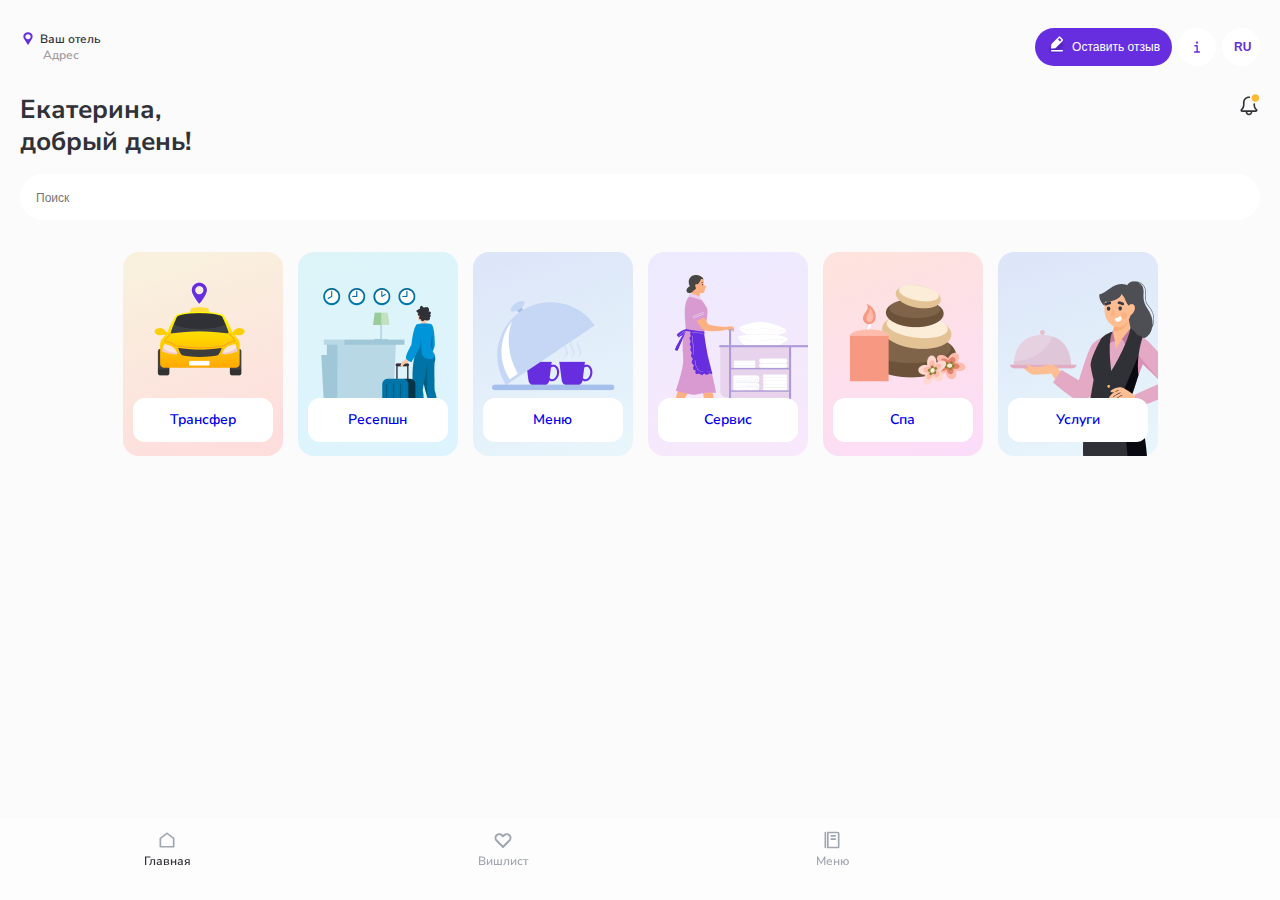
<file: index.html>
<!DOCTYPE html>
<html lang="en">
<head>
	<meta charset="UTF-8">
	<meta name="viewport" content="width=device-width, initial-scale=1.0">
	<link rel="stylesheet" href="./css/style.min.css">
	<title>TestBeam</title>
</head>
<body>
	<header class="container">
		<nav class="nav">
			<a href="" class="nav__location-button">
				<div>
					<img src="./svg/Pin-m.svg" alt="location icon">
					<p>Ваш отель</p>
				</div>
				Адрес
			</a>
			<div class="nav__left-side">
				<button class="button feedback-button">
					<img src="./svg/edit-outline.svg" alt="">
					Оставить отзыв
				</button>
				<a  class="information-button" href="#">
					<img src="./svg/information.svg" alt="Information">
				</a>
				<button class="button language-switcher">RU</button>
			</div>
		</nav>
		<div class="user-box">
			<h1>Екатерина,
			добрый день!</h1>
			<img src="./svg/notif.svg" alt="Bell">
		</div>
		<div class="search">
			<input type="text" placeholder="Поиск">
		</div>
	</header>
	<main class="container main">
		<div class="cards">
			<div class="cards-item">
				<img src="./img/Transfer.png" alt="">
				<button><a href="#">Трансфер</a></button>
			</div>
			<div class="cards-item">
				<img src="./img/Reception.png" alt="">
				<button><a href="#">Ресепшн</a></button>
			</div>
			<div class="cards-item">
				<img src="./img/Menu.png" alt="">
				<button><a href="#">Меню</a></button>
			</div>
			<div class="cards-item">
				<img src="./img/Service.png" alt="">
				<button><a href="#">Сервис</a></button>
			</div>
			<div class="cards-item">
				<img src="./img/SPA.png" alt="">
				<button><a href="spa.html">Спа</a></button>
			</div>
			<div class="cards-item">
				<img src="./img/Service2.png" alt="">
				<button><a href="#">Услуги</a></button>
			</div>

		</div>
	</main>
	<footer class="container">
		<nav class="menu">
			<ul class="menu__list">
				<li class="menu__list-item">
					<a href="#" class="active">
						<img class="active" src="./svg/Home.svg" alt="Home icon">
						Главная
					</a>
				</li>
				<li class="menu__list-item">
					<a href="#">
						<img src="./svg/heart.svg" alt="Heart icon">
						Вишлист
					</a>
				</li>
				<li class="menu__list-item">
					<a href="#">
						<img src="./svg/menu.svg" alt="Menu icon">
						Меню
					</a>
				</li>
				<li class="menu__list-item">
					<a href="#">
						<img src="./svg/profile.svg"
</file>
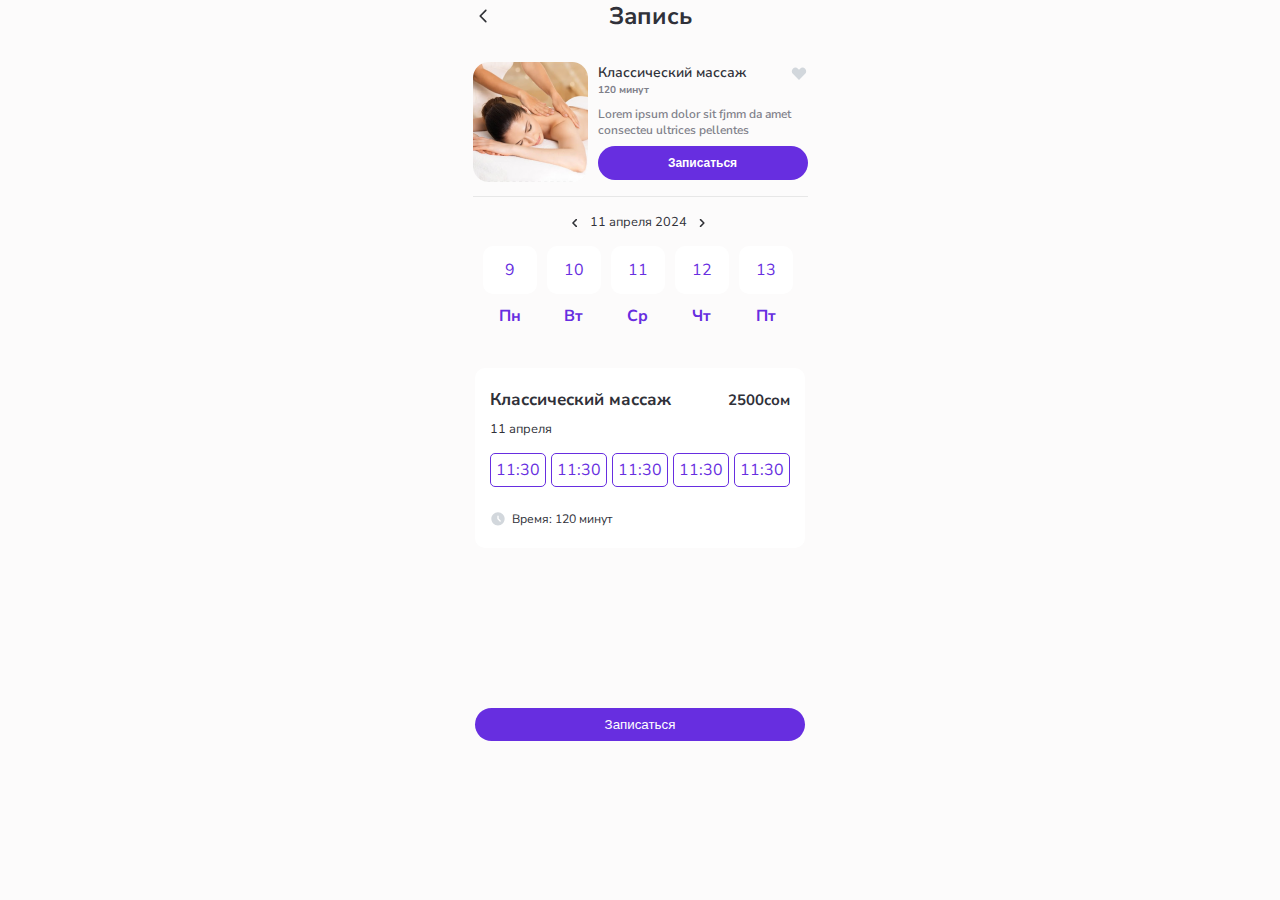
<file: appointment.html>
<!DOCTYPE html>
<html lang="en">
<head>
	<meta charset="UTF-8">
	<meta name="viewport" content="width=device-width, initial-scale=1.0">
	<link rel="stylesheet" href="./css/style.min.css">
	<title>Appointment</title>
</head>
<body>
	<main class="container">
		<div class="appointment-title">
			<a href="index.html">
				<img src="./svg/chevron-back-outline.svg" alt="chevron-back-outline">
			</a>
			<h2>Запись</h2>
		</div>
		<div class="spa-cards">
			<div class="spa-cards__item">
				<div class="spa-cards__item-inner">
					<div class="spa-cards__item-image">
						<img src="./img/Rectangle1.png" alt="Spa">
					</div>
					<div class="card-info">
						<div class="card-info__title-block">
							<h3>Классический массаж</h3>
							<img src="./svg/Like.svg" alt="Heart">
						</div>
						<p class="spa-time">120 минут</p>
						<p class="spa-text">Lorem ipsum dolor sit fjmm da amet consecteu ultrices pellentes</p>
						<button class="button order-button">
							<a href="appointmentApprove.html">Записаться</a>
						</button>
					</div>
				</div>
			</div>
		</div>
		<div class="calendar">
			<div class="calendar-day-caption">
				<button class="prev-button">
					<img src="./svg/navigate-prev.svg" alt="">
				</button>
				<div class="date">11 апреля 2024</div>
				<button class="next-button">
					<img src="./svg/navigate-next.svg" alt="">
				</button>
			</div>
			<table class="date-table">
				<tr>
					<td>9</td>
					<td>10</td>
					<td>11</td>
					<td>12</td>
					<td>13</td>
				</tr>
				<tr>
					<th>Пн</th>
					<th>Вт</th>
					<th>Ср</th>
					<th>Чт</th>
					<th>Пт</th>
				</tr>
			</table>
		</div>
		<div class="time-block">
			<div class="order-info">
				<h3>Классический массаж</h3>
				<p>2500сом</p>
			</div>
			<p class="date ">11 апреля</p>
			<ul>
				<li>11:30</li>
				<li>11:30</li>
				<li>11:30</li>
				<li>11:30</li>
				<li>11:30</li>
			</ul>
			<div class="duration-time">
				<img src="./svg/time.svg" alt="o'clock">
				<p>Время: 120 минут</p>
			</div>
		</div>
		<button class="button big-order-button">
			<a href="appointmentApprove.html">Записаться</a>
		</button>
	</main>
</body>
</html>
</file>
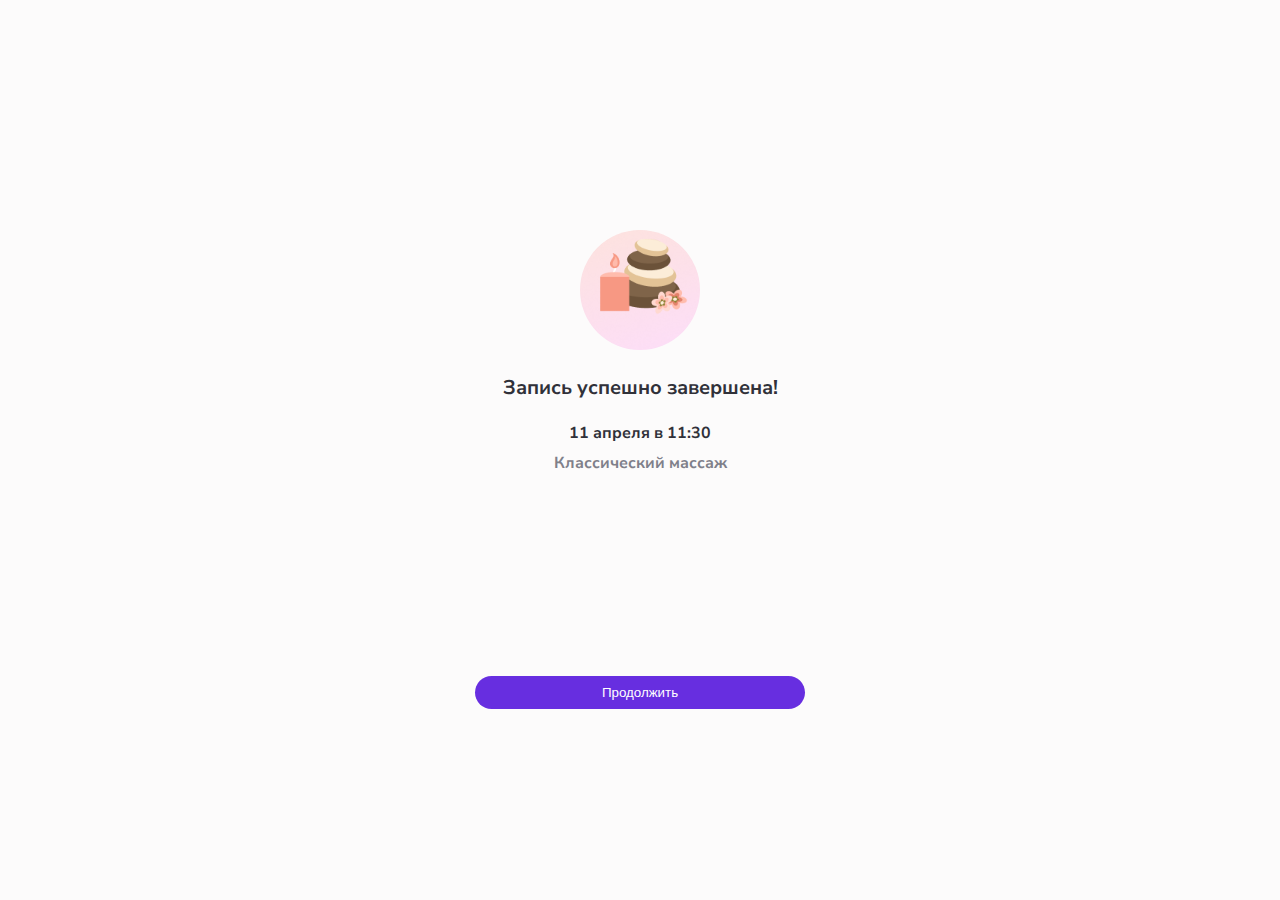
<file: appointmentApprove.html>
<!DOCTYPE html>
<html lang="en">
<head>
	<meta charset="UTF-8">
	<meta name="viewport" content="width=device-width, initial-scale=1.0">
	<link rel="stylesheet" href="./css/style.min.css">
	<title>Appointment approve</title>
</head>
<body>
	<main class="container">
		<div class="appointment-approve">
			<div class="appointment-approve__image">
				<img src="./img/SPA.png" alt="Spa">
			</div>
			<h3>Запись успешно завершена!</h3>
			<p class="appointment-date-time">11 апреля в 11:30</p>
			<p class="appointment-approve-title">Классический массаж</p>
		</div>
		<button class="button continue-button">Продолжить</button>
	</main>
</body>
</html>
</file>
<file: css/style.min.css>
@import"https://fonts.googleapis.com/css2?family=Nunito+Sans:ital,opsz,wdth,wght@0,6..12,75..125,200..1000;1,6..12,75..125,200..1000&display=swap";*{-webkit-box-sizing:border-box;box-sizing:border-box;margin:0}body{font-family:"Nunito Sans",sans-serif;background-color:#fcfbfb;font-size:16px;color:#303139;position:relative}.container{margin:0 auto;padding:0 20px}.main{margin-bottom:90px}a{text-decoration:none;cursor:pointer}input{border:none}input:focus{outline:unset}::-webkit-input-placeholder{font-size:.75rem;font-weight:400;line-height:20px}::-moz-placeholder{font-size:.75rem;font-weight:400;line-height:20px}:-ms-input-placeholder{font-size:.75rem;font-weight:400;line-height:20px}::-ms-input-placeholder{font-size:.75rem;font-weight:400;line-height:20px}::placeholder{font-size:.75rem;font-weight:400;line-height:20px}.button{background-color:#672ee0;border-radius:30px;border-style:none;padding:9px 12px;color:#fff}.nav{display:-webkit-box;display:-ms-flexbox;display:flex;-webkit-box-pack:justify;-ms-flex-pack:justify;justify-content:space-between;-webkit-box-align:center;-ms-flex-align:center;align-items:center;padding:28px 0}.nav__location-button{width:81px;text-align:center;font-size:.75rem;font-weight:600;color:#a19b9b}.nav__location-button div{display:-webkit-box;display:-ms-flexbox;display:flex;-webkit-box-align:center;-ms-flex-align:center;align-items:center;-webkit-box-pack:justify;-ms-flex-pack:justify;justify-content:space-between}.nav__location-button div p{color:#303139}.nav__left-side{width:225px;display:-webkit-box;display:-ms-flexbox;display:flex;-webkit-box-pack:justify;-ms-flex-pack:justify;justify-content:space-between;-webkit-box-align:center;-ms-flex-align:center;align-items:center}.nav .feedback-button{display:-webkit-box;display:-ms-flexbox;display:flex;-webkit-box-pack:justify;-ms-flex-pack:justify;justify-content:space-between;-webkit-box-align:center;-ms-flex-align:center;align-items:center;font-size:.75rem;width:137px;height:38px}.nav .information-button{width:38px;height:38px}.nav .information-button img{padding:10px;background-color:#fff;border-radius:30px}.nav .language-switcher{background-color:#fff;width:38px;height:38px;border-radius:30px;font-size:.75rem;font-weight:600;color:#672ee0}.user-box{display:-webkit-box;display:-ms-flexbox;display:flex;-webkit-box-pack:justify;-ms-flex-pack:justify;justify-content:space-between}.user-box h1{width:173px;font-size:26px;font-weight:700;line-height:32px}.user-box img{width:22px;height:22px;margin:0 0 auto 0}.search{background-color:#fff;padding:12px 14px;border-radius:30px;margin:16px 0 32px 0}.search input{width:307px}.content{display:-webkit-box;display:-ms-flexbox;display:flex;-webkit-box-orient:vertical;-webkit-box-direction:normal;-ms-flex-direction:column;flex-direction:column}.cards{display:-webkit-box;display:-ms-flexbox;display:flex;-webkit-box-pack:center;-ms-flex-pack:center;justify-content:center;-ms-flex-wrap:wrap;flex-wrap:wrap;gap:15px}.cards .cards-item{position:relative}.cards .cards-item button{padding:14px 0;border-style:none;background-color:#fff;border-radius:12px;width:140px;position:absolute;bottom:20px;left:10px}.cards .cards-item button a{font-family:"Nunito Sans",sans-serif;font-size:.875rem;font-weight:600;line-height:16px}.menu{padding:12px 0px 32px 0px;background-color:rgba(255,255,255,.6);position:fixed;bottom:0;left:0;width:100%}.menu__list{padding-left:0;list-style:none;display:-webkit-box;display:-ms-flexbox;display:flex;-webkit-box-align:center;-ms-flex-align:center;align-items:center;-ms-flex-pack:distribute;justify-content:space-around}.menu__list-item a{display:-webkit-box;display:-ms-flexbox;display:flex;-webkit-box-orient:vertical;-webkit-box-direction:normal;-ms-flex-direction:column;flex-direction:column;font-size:.75rem;font-weight:600;line-height:14px;color:#a0a6b0;text-align:center}.menu__list-item a.active{color:#303139}.menu__list-item a img.active{fill:#303139}.menu__list-item a img{width:20px;height:20px;margin:0 auto 4px auto}.header__inner{display:-webkit-box;display:-ms-flexbox;display:flex;-webkit-box-align:center;-ms-flex-align:center;align-items:center;margin:30px 0}.header__back-button{width:20px;height:20px;margin-right:auto}.header__back-button img{width:100%}.header .search-input{display:-webkit-box;display:-ms-flexbox;display:flex;-webkit-box-align:center;-ms-flex-align:center;align-items:center;-webkit-box-pack:justify;-ms-flex-pack:justify;justify-content:space-between;width:91%;padding:12px 14px;background-color:#fff;border-radius:30px}.header .search-input input{width:90%}.spa-cards{display:-webkit-box;display:-ms-flexbox;display:flex;-webkit-box-pack:center;-ms-flex-pack:center;justify-content:center;-ms-flex-wrap:wrap;flex-wrap:wrap;gap:30px}.spa-cards__item{width:335px}.spa-cards__item::after{content:"";display:block;width:100%;height:1px;background-color:#e7e7e7;margin:14px 0 0 0}.spa-cards__item-inner{display:-webkit-box;display:-ms-flexbox;display:flex;-webkit-box-align:center;-ms-flex-align:center;align-items:center;-webkit-box-pack:justify;-ms-flex-pack:justify;justify-content:space-between}.spa-cards__item-image{width:115px;height:120px;border-radius:16px}.spa-cards__item-image img{height:100%;width:100%;-o-object-fit:fill;object-fit:fill}.spa-cards .card-info{width:210px}.spa-cards .card-info__title-block{display:-webkit-box;display:-ms-flexbox;display:flex;-webkit-box-align:center;-ms-flex-align:center;align-items:center;-webkit-box-pack:justify;-ms-flex-pack:justify;justify-content:space-between}.spa-cards .card-info__title-block h3{font-size:.875rem;font-weight:600;line-height:16px}.spa-cards p{color:#7f808a;line-height:16px}.spa-cards .spa-time{font-size:.625rem;font-weight:700}.spa-cards .spa-text{font-size:.75rem;font-weight:600;margin:8px 0}.spa-cards .order-button{width:210px}.spa-cards .order-button a{color:#fff;font-size:.75rem;font-weight:600;line-height:16px}@media(max-width: 768px){.spa-cards{gap:14px}}.appointment-title{display:-webkit-box;display:-ms-flexbox;display:flex;-webkit-box-align:center;-ms-flex-align:center;align-items:center;width:335px;margin:0 auto 30px auto}.appointment-title a{width:20px;height:20px}.appointment-title h2{margin:0 auto}.calendar{width:335px;margin:16px auto 30px auto}.calendar-day-caption{width:160px;margin:0 auto;display:-webkit-box;display:-ms-flexbox;display:flex}.prev-button,.next-button{border:none;background-color:rgba(0,0,0,0)}.date{font-size:.8rem;font-weight:400}.date-table{border-spacing:10px}.date-table td{text-align:center;vertical-align:middle;color:#672ee0;padding:13px 0px;width:54px;background-color:#fff;border-radius:10px}.date-table th{color:#672ee0}.time-block{width:330px;margin:0 auto 160px auto;background-color:#fff;border-radius:10px;padding:21px 15px}.order-info{display:-webkit-box;display:-ms-flexbox;display:flex;-webkit-box-pack:justify;-ms-flex-pack:justify;justify-content:space-between;-webkit-box-align:center;-ms-flex-align:center;align-items:center}.order-info h3{font-size:1.063rem;font-weight:700;line-height:22px}.order-info p{font-size:.938rem;font-weight:700;line-height:20px}.time-block .date{margin:9px 0 15px 0}.time-block ul{padding-left:0;list-style:none;display:-webkit-box;display:-ms-flexbox;display:flex;-webkit-box-align:center;-ms-flex-align:center;align-items:center;-webkit-box-pack:justify;-ms-flex-pack:justify;justify-content:space-between;margin-bottom:23px}.time-block ul>li{padding:5px;border:1px solid #672ee0;border-radius:5px;color:#672ee0}.duration-time{display:-webkit-box;display:-ms-flexbox;display:flex;-webkit-box-align:center;-ms-flex-align:center;align-items:center;-webkit-box-pack:justify;-ms-flex-pack:justify;justify-content:space-between;width:122px}.duration-time p{font-size:.765rem}.big-order-button{width:330px;display:block;margin:0 auto 20px auto}.big-order-button a{color:#fff}.appointment-approve{margin-top:230px;text-align:center}.appointment-approve__image{width:120px;height:120px;border-radius:80px;margin:0 auto;overflow:hidden}.appointment-approve__image img{width:100%;height:100%;-o-object-fit:cover;object-fit:cover}.appointment-approve h3{font-size:1.25rem;font-weight:700;margin:24px 0 21px 0}.appointment-approve .appointment-date-time{font-weight:700}.appointment-approve .appointment-approve-title{font-weight:700;color:#7f808a;margin:8px 0 202px 0}.continue-button{width:330px;display:block;margin:0 auto 20px auto}.continue-button a{color:#fff}
</file>
